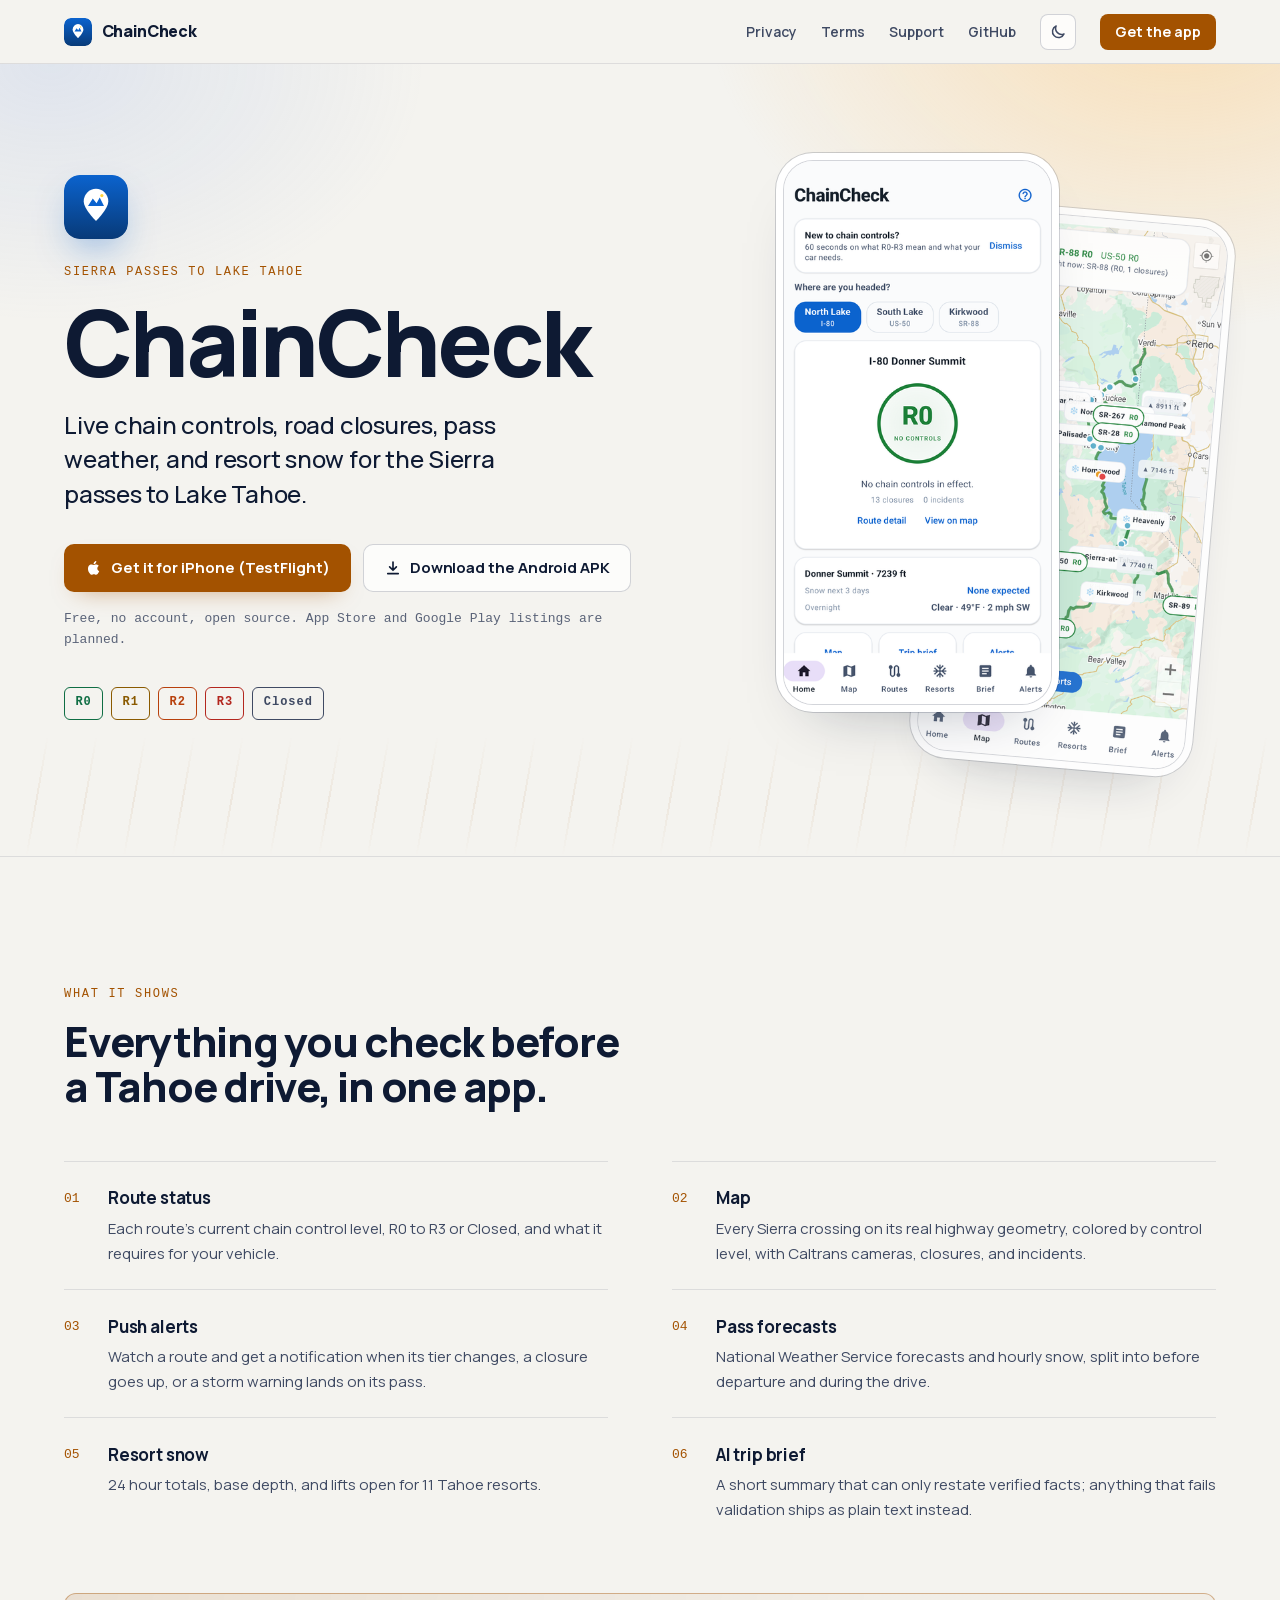
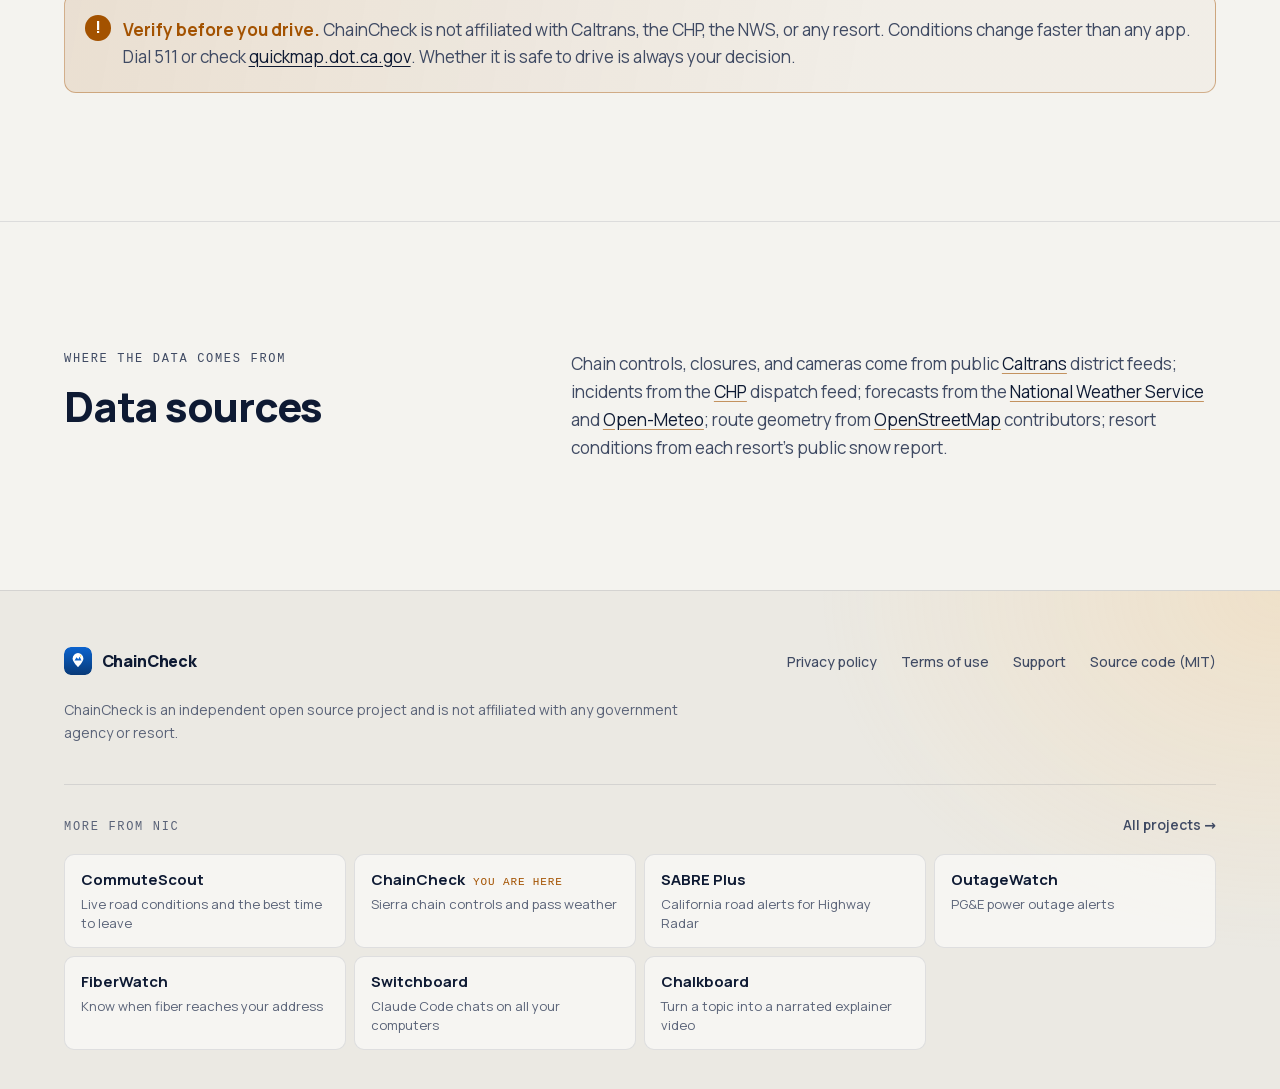
<file: site/index.html>
<!doctype html>
<html lang="en">
<head>
<meta charset="utf-8">
<meta name="viewport" content="width=device-width, initial-scale=1">
<title>ChainCheck · Live chain controls and pass weather for Tahoe</title>
<meta name="description" content="Live Caltrans chain controls, road closures, pass weather, and resort snow for the Sierra passes to Lake Tahoe. Free, no account, open source.">
<link rel="canonical" href="https://nicglazkov.github.io/chaincheck/">
<meta property="og:type" content="website">
<meta property="og:site_name" content="ChainCheck">
<meta property="og:url" content="https://nicglazkov.github.io/chaincheck/">
<meta property="og:title" content="ChainCheck · Live chain controls and pass weather for Tahoe">
<meta property="og:description" content="Live Caltrans chain controls, road closures, pass weather, and resort snow for the Sierra passes to Lake Tahoe. Free, no account, open source.">
<meta property="og:image" content="https://nicglazkov.github.io/chaincheck/social-preview.png">
<meta property="og:image:width" content="1280">
<meta property="og:image:height" content="640">
<meta property="og:image:alt" content="ChainCheck: live chain controls, closures, pass weather and resort snow for the Sierra passes to Lake Tahoe.">
<meta name="twitter:card" content="summary_large_image">
<meta name="twitter:title" content="ChainCheck · Live chain controls and pass weather for Tahoe">
<meta name="twitter:description" content="Live Caltrans chain controls, road closures, pass weather, and resort snow for the Sierra passes to Lake Tahoe. Free, no account, open source.">
<meta name="twitter:image" content="https://nicglazkov.github.io/chaincheck/social-preview.png">
<link rel="icon" href="logo.svg" type="image/svg+xml">
<meta name="theme-color" content="#f4f3ef">
<script>
/* Theme: Day Drive (light) for everyone; Night Drive only when the visitor
   picks it with the sun/moon button. Runs before first paint, so no flash. */
(function () {
  var d = document.documentElement, key = "nd-theme";
  function set(t, save) {
    if (t === "dark") d.setAttribute("data-theme", "dark"); else d.removeAttribute("data-theme");
    var m = document.querySelector('meta[name="theme-color"]');
    if (!m) { m = document.createElement("meta"); m.name = "theme-color"; document.head.appendChild(m); }
    m.setAttribute("content", t === "dark" ? "#0a0d16" : "#f4f3ef");
    if (save) { try { localStorage.setItem(key, t); } catch (e) {} }
  }
  var saved = null;
  try { saved = localStorage.getItem(key); } catch (e) {}
  set(saved === "dark" ? "dark" : "light");
  document.addEventListener("click", function (e) {
    var b = e.target && e.target.closest && e.target.closest(".nd-theme");
    if (b) set(d.getAttribute("data-theme") === "dark" ? "light" : "dark", true);
  });
})();
</script>
<link rel="preload" href="fonts/manrope-latin.woff2" as="font" type="font/woff2" crossorigin>
<link rel="stylesheet" href="style.css">
</head>
<body>
<header class="nd-nav">
  <div class="nd-wrap nd-nav__in">
    <a class="nd-brand" href="./"><img src="logo.svg" alt="" width="28" height="28">ChainCheck</a>
    <nav class="nd-links" aria-label="Primary">
      <a class="nd-hide" href="privacy.html">Privacy</a>
      <a class="nd-hide" href="terms.html">Terms</a>
      <a class="nd-hide" href="support.html">Support</a>
      <a class="nd-hide" href="https://github.com/nicglazkov/chaincheck">GitHub</a>
      <button class="nd-theme" type="button" aria-label="Switch between light and dark theme" title="Light or dark theme"><svg class="nd-theme__moon" viewBox="0 0 24 24" aria-hidden="true"><path d="M20 14.5A8 8 0 0 1 9.5 4a8 8 0 1 0 10.5 10.5z"/></svg><svg class="nd-theme__sun" viewBox="0 0 24 24" aria-hidden="true"><circle cx="12" cy="12" r="4"/><path d="M12 2.5v2M12 19.5v2M4.6 4.6 6 6M18 18l1.4 1.4M2.5 12h2M19.5 12h2M4.6 19.4 6 18M18 6l1.4-1.4"/></svg></button>
      <a class="nd-btn nd-btn--sm" href="./#get">Get the app</a>
    </nav>
  </div>
</header>
<main>
  <section class="hero nd-hero" id="get">
    <div class="nd-streak" aria-hidden="true"></div>
    <div class="nd-wrap hero__grid">
      <div>
        <img class="hero__mark" src="logo.svg" alt="ChainCheck logo: a map pin holding a Sierra ridgeline" width="64" height="64">
        <p class="nd-eyebrow">Sierra passes to Lake Tahoe</p>
        <h1>ChainCheck</h1>
        <p class="tagline">Live chain controls, road closures, pass weather, and
        resort snow for the Sierra passes to Lake Tahoe.</p>
        <div class="nd-actions">
          <a class="nd-btn" href="https://testflight.apple.com/join/fAuhRHU8"><svg viewBox="0 0 24 24" fill="currentColor" aria-hidden="true"><path d="M16.4 12.6c0-2.4 2-3.5 2-3.6-1.1-1.6-2.8-1.8-3.4-1.8-1.4-.2-2.8.8-3.5.8-.7 0-1.8-.8-3-.8-1.5 0-3 .9-3.8 2.3-1.6 2.8-.4 7 1.2 9.3.8 1.1 1.7 2.4 2.9 2.3 1.2 0 1.6-.7 3-.7s1.8.7 3 .7c1.3 0 2.1-1.1 2.8-2.3.9-1.3 1.3-2.6 1.3-2.6s-2.5-1-2.5-3.6zM14.1 5.6c.6-.8 1.1-1.8 1-2.9-.9 0-2.1.6-2.7 1.4-.6.7-1.1 1.8-1 2.8 1 .1 2.1-.5 2.7-1.3z"/></svg>Get it for iPhone (TestFlight)</a>
          <a class="nd-btn nd-btn--ghost" href="https://github.com/nicglazkov/chaincheck/releases/latest/download/chaincheck.apk"><svg viewBox="0 0 24 24" fill="none" stroke="currentColor" stroke-width="2.2" stroke-linecap="round" stroke-linejoin="round" aria-hidden="true"><path d="M12 4v11m0 0-4.5-4.5M12 15l4.5-4.5M5 19.5h14"/></svg>Download the Android APK</a>
        </div>
        <p class="store-note">Free, no account, open source. App Store and Google
        Play listings are planned.</p>
        <ul class="levels" aria-label="Chain control levels the app shows">
          <li class="r0">R0</li><li class="r1">R1</li><li class="r2">R2</li><li class="r3">R3</li><li class="rc">Closed</li>
        </ul>
      </div>
      <div class="phones">
        <div class="phone phone--front"><img class="nd-day" src="img/home-light.png" width="400" height="814" alt="The ChainCheck home screen: I-80 Donner Summit at R0, no chain controls, with the summit forecast below."><img class="nd-night" src="img/home-dark.png" loading="lazy" width="400" height="814" alt="The ChainCheck home screen: I-80 Donner Summit at R0, no chain controls, with the summit forecast below."></div>
        <div class="phone phone--back"><img src="img/map.png" width="400" height="814" loading="lazy" alt="The ChainCheck map: I-80, US-50 and SR-88 colored by control level, with resorts and summit elevations."></div>
      </div>
    </div>
  </section>

  <section class="nd-section">
    <div class="nd-wrap">
      <div class="nd-section__head">
        <p class="nd-eyebrow">What it shows</p>
        <h2>Everything you check before a Tahoe drive, in one app.</h2>
      </div>
      <ul class="features">
        <li><b>Route status</b>Each route's current chain control level, R0 to R3
        or Closed, and what it requires for your vehicle.</li>
        <li><b>Map</b>Every Sierra crossing on its real highway geometry, colored
        by control level, with Caltrans cameras, closures, and incidents.</li>
        <li><b>Push alerts</b>Watch a route and get a notification when its tier
        changes, a closure goes up, or a storm warning lands on its pass.</li>
        <li><b>Pass forecasts</b>National Weather Service forecasts and hourly
        snow, split into before departure and during the drive.</li>
        <li><b>Resort snow</b>24 hour totals, base depth, and lifts open for 11
        Tahoe resorts.</li>
        <li><b>AI trip brief</b>A short summary that can only restate verified
        facts; anything that fails validation ships as plain text instead.</li>
  
      </ul>
      <div class="callout">
    <strong>Verify before you drive.</strong> ChainCheck is not affiliated
    with Caltrans, the CHP, the NWS, or any resort. Conditions change faster
    than any app. Dial 511 or check
    <a href="https://quickmap.dot.ca.gov">quickmap.dot.ca.gov</a>. Whether it
    is safe to drive is always your decision.
  </div>
    </div>
  </section>

  <section class="nd-section">
    <div class="nd-wrap split">
      <div>
        <p class="nd-eyebrow">Where the data comes from</p>
        <h2>Data sources</h2>
      </div>
      <p>Chain controls, closures, and cameras come from public
  <a href="https://dot.ca.gov">Caltrans</a> district feeds; incidents from the
  <a href="https://www.chp.ca.gov">CHP</a> dispatch feed; forecasts from the
  <a href="https://www.weather.gov">National Weather Service</a> and
  <a href="https://open-meteo.com">Open-Meteo</a>; route geometry from
  <a href="https://www.openstreetmap.org/copyright">OpenStreetMap</a>
  contributors; resort conditions from each resort's public snow report.</p>
    </div>
  </section>
</main>
<footer class="nd-foot">
  <div class="nd-wrap">
    <div class="nd-foot__top">
      <a class="nd-brand" href="./"><img src="logo.svg" alt="" width="28" height="28">ChainCheck</a>
      <nav class="nd-foot__links" aria-label="Project">
        <a href="privacy.html">Privacy policy</a>
        <a href="terms.html">Terms of use</a>
        <a href="support.html">Support</a>
        <a href="https://github.com/nicglazkov/chaincheck">Source code (MIT)</a>
      </nav>
    </div>
    <p class="nd-foot__note">ChainCheck is an independent open source project and is not affiliated
    with any government agency or resort.</p>
    <div class="nd-more">
      <div class="nd-more__head">
        <p class="nd-eyebrow">More from Nic</p>
        <a class="nd-more__all" href="https://nicglazkov.github.io/">All projects &rarr;</a>
      </div>
      <ul>
        <li><a class="nd-more__item" href="https://commutescout.com"><b>CommuteScout</b><span>Live road conditions and the best time to leave</span></a></li>
        <li><a class="nd-more__item" href="./" aria-current="page"><b>ChainCheck</b><span>Sierra chain controls and pass weather</span></a></li>
        <li><a class="nd-more__item" href="https://nicglazkov.github.io/highway-radar-sabre-plus/"><b>SABRE Plus</b><span>California road alerts for Highway Radar</span></a></li>
        <li><a class="nd-more__item" href="https://nicglazkov.github.io/outagewatch/"><b>OutageWatch</b><span>PG&amp;E power outage alerts</span></a></li>
        <li><a class="nd-more__item" href="https://getfiberwatch.com"><b>FiberWatch</b><span>Know when fiber reaches your address</span></a></li>
        <li><a class="nd-more__item" href="https://nicglazkov.github.io/switchboard/"><b>Switchboard</b><span>Claude Code chats on all your computers</span></a></li>
        <li><a class="nd-more__item" href="https://chalkboard.studio"><b>Chalkboard</b><span>Turn a topic into a narrated explainer video</span></a></li>
      </ul>
    </div>
  </div>
</footer>
</body>
</html>
</file>
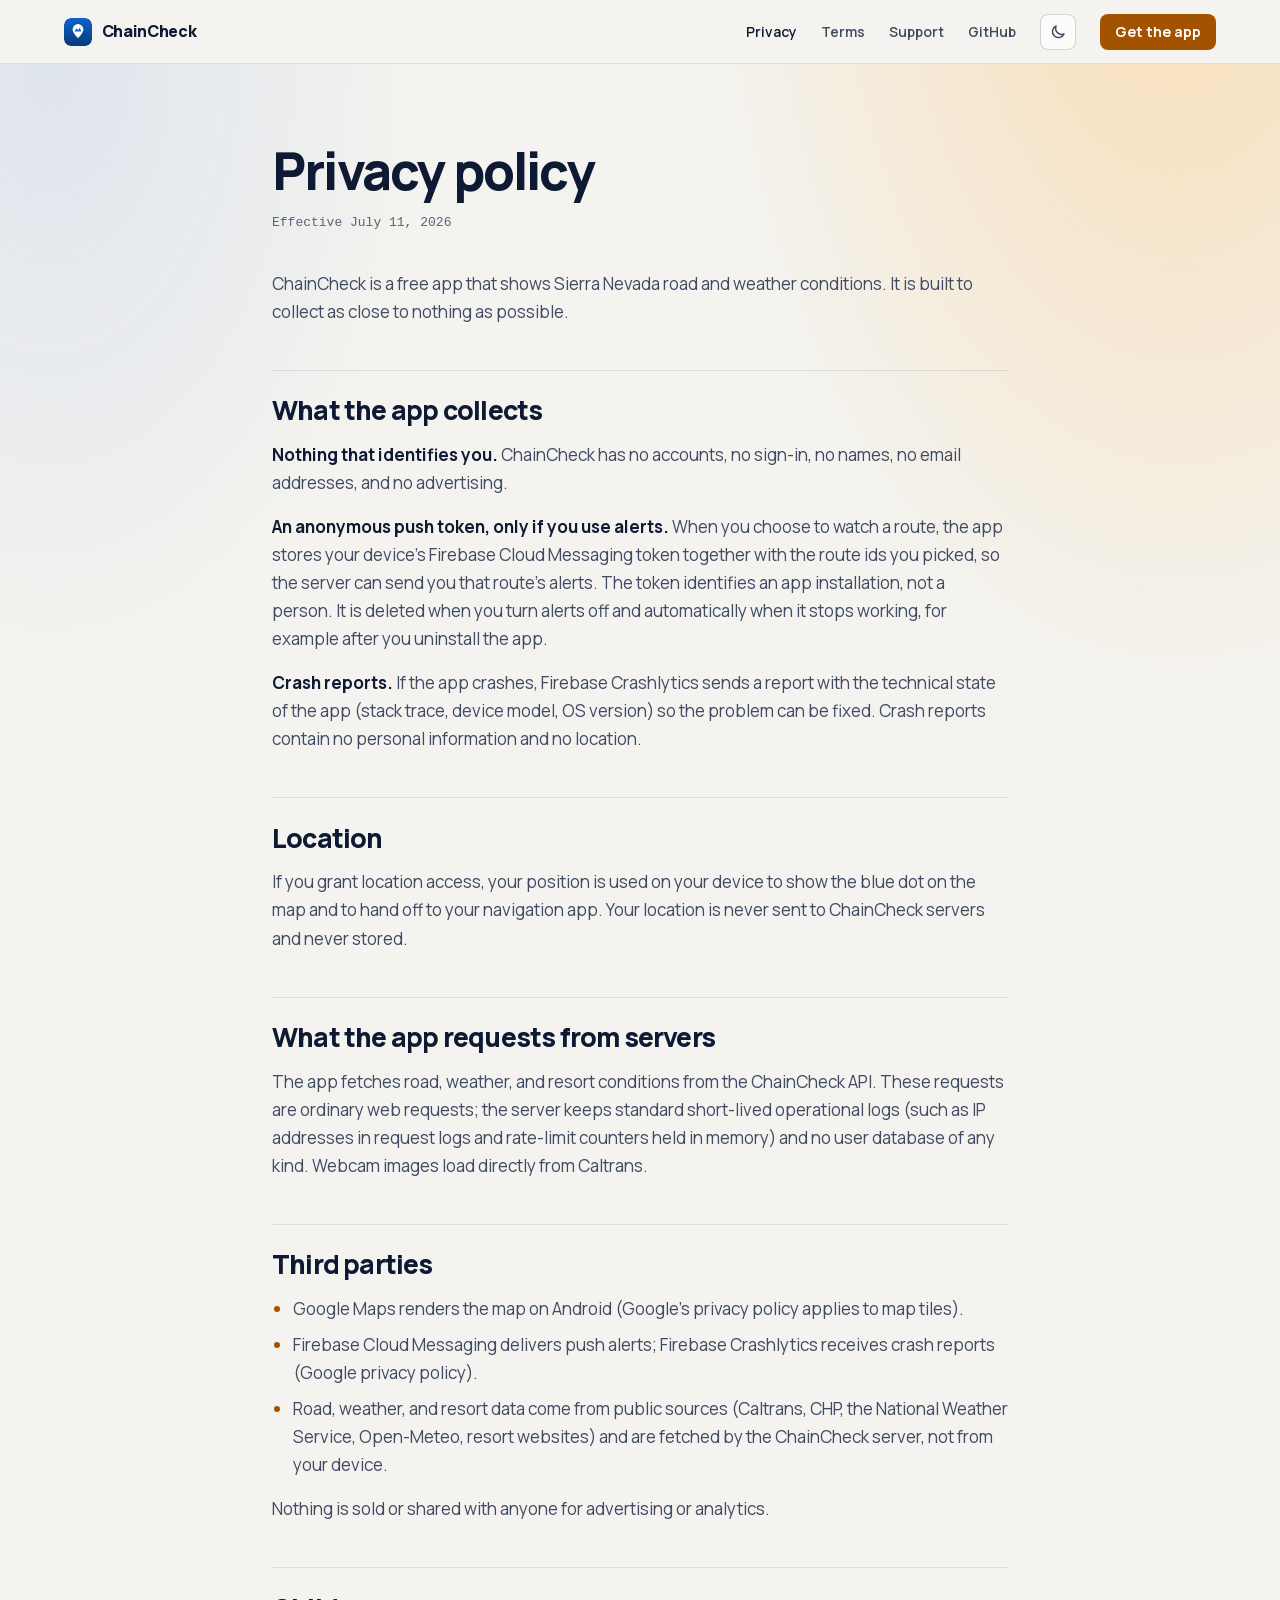
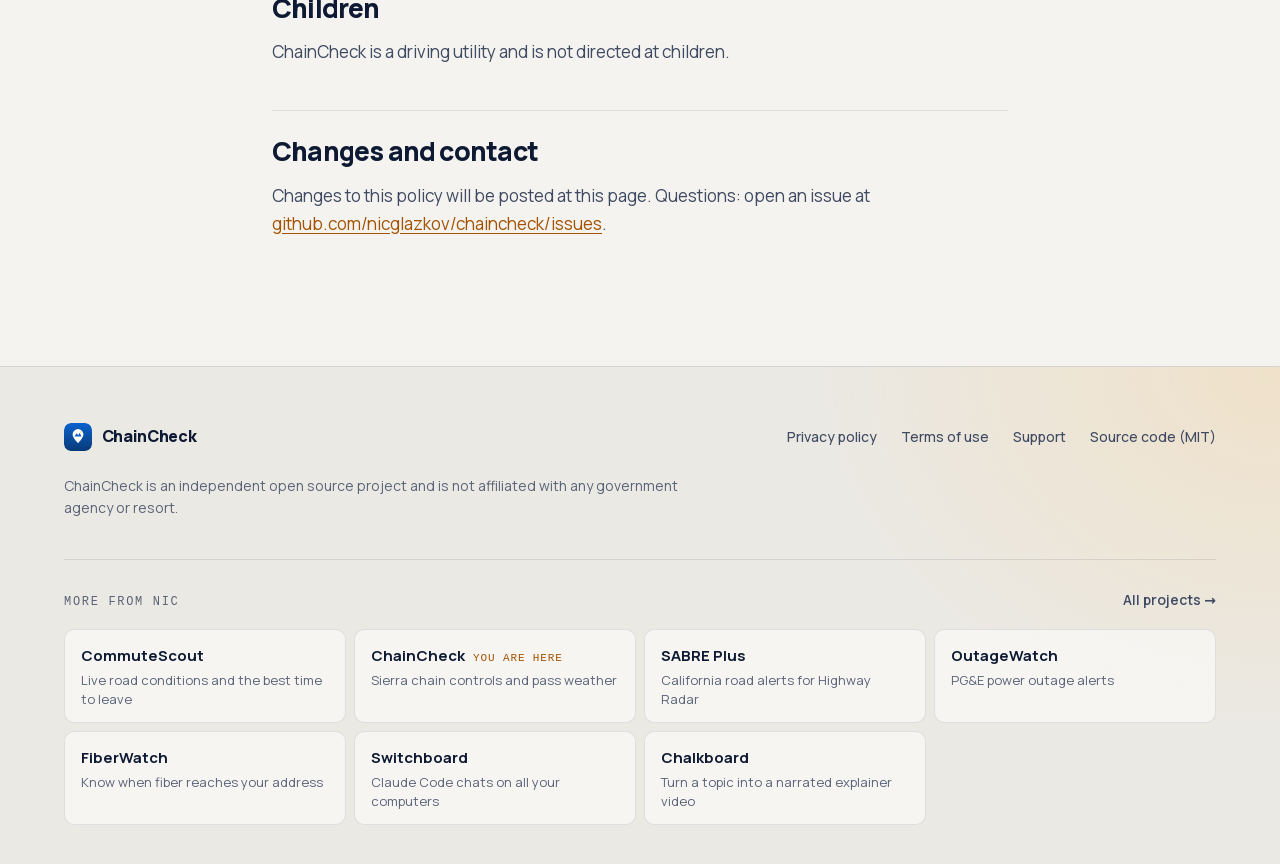
<file: site/privacy.html>
<!doctype html>
<html lang="en">
<head>
<meta charset="utf-8">
<meta name="viewport" content="width=device-width, initial-scale=1">
<title>Privacy policy · ChainCheck</title>
<meta name="description" content="ChainCheck privacy policy: no accounts, no tracking, location never leaves your phone.">
<link rel="canonical" href="https://nicglazkov.github.io/chaincheck/privacy.html">
<meta property="og:type" content="article">
<meta property="og:site_name" content="ChainCheck">
<meta property="og:url" content="https://nicglazkov.github.io/chaincheck/privacy.html">
<meta property="og:title" content="Privacy policy · ChainCheck">
<meta property="og:description" content="ChainCheck privacy policy: no accounts, no tracking, location never leaves your phone.">
<meta property="og:image" content="https://nicglazkov.github.io/chaincheck/social-preview.png">
<meta property="og:image:width" content="1280">
<meta property="og:image:height" content="640">
<meta property="og:image:alt" content="ChainCheck: live chain controls, closures, pass weather and resort snow for the Sierra passes to Lake Tahoe.">
<meta name="twitter:card" content="summary_large_image">
<meta name="twitter:title" content="Privacy policy · ChainCheck">
<meta name="twitter:description" content="ChainCheck privacy policy: no accounts, no tracking, location never leaves your phone.">
<meta name="twitter:image" content="https://nicglazkov.github.io/chaincheck/social-preview.png">
<link rel="icon" href="logo.svg" type="image/svg+xml">
<meta name="theme-color" content="#f4f3ef">
<script>
/* Theme: Day Drive (light) for everyone; Night Drive only when the visitor
   picks it with the sun/moon button. Runs before first paint, so no flash. */
(function () {
  var d = document.documentElement, key = "nd-theme";
  function set(t, save) {
    if (t === "dark") d.setAttribute("data-theme", "dark"); else d.removeAttribute("data-theme");
    var m = document.querySelector('meta[name="theme-color"]');
    if (!m) { m = document.createElement("meta"); m.name = "theme-color"; document.head.appendChild(m); }
    m.setAttribute("content", t === "dark" ? "#0a0d16" : "#f4f3ef");
    if (save) { try { localStorage.setItem(key, t); } catch (e) {} }
  }
  var saved = null;
  try { saved = localStorage.getItem(key); } catch (e) {}
  set(saved === "dark" ? "dark" : "light");
  document.addEventListener("click", function (e) {
    var b = e.target && e.target.closest && e.target.closest(".nd-theme");
    if (b) set(d.getAttribute("data-theme") === "dark" ? "light" : "dark", true);
  });
})();
</script>
<link rel="preload" href="fonts/manrope-latin.woff2" as="font" type="font/woff2" crossorigin>
<link rel="stylesheet" href="style.css">
</head>
<body>
<header class="nd-nav">
  <div class="nd-wrap nd-nav__in">
    <a class="nd-brand" href="./"><img src="logo.svg" alt="" width="28" height="28">ChainCheck</a>
    <nav class="nd-links" aria-label="Primary">
      <a class="nd-hide" href="privacy.html" aria-current="page">Privacy</a>
      <a class="nd-hide" href="terms.html">Terms</a>
      <a class="nd-hide" href="support.html">Support</a>
      <a class="nd-hide" href="https://github.com/nicglazkov/chaincheck">GitHub</a>
      <button class="nd-theme" type="button" aria-label="Switch between light and dark theme" title="Light or dark theme"><svg class="nd-theme__moon" viewBox="0 0 24 24" aria-hidden="true"><path d="M20 14.5A8 8 0 0 1 9.5 4a8 8 0 1 0 10.5 10.5z"/></svg><svg class="nd-theme__sun" viewBox="0 0 24 24" aria-hidden="true"><circle cx="12" cy="12" r="4"/><path d="M12 2.5v2M12 19.5v2M4.6 4.6 6 6M18 18l1.4 1.4M2.5 12h2M19.5 12h2M4.6 19.4 6 18M18 6l1.4-1.4"/></svg></button>
      <a class="nd-btn nd-btn--sm" href="./#get">Get the app</a>
    </nav>
  </div>
</header>
<main class="doc nd-hero">
  <div class="nd-wrap">
    <h1>Privacy policy</h1>
    <p class="effective">Effective July 11, 2026</p>

    <p>ChainCheck is a free app that shows Sierra Nevada road and weather
    conditions. It is built to collect as close to nothing as possible.</p>

    <h2>What the app collects</h2>
    <p><strong>Nothing that identifies you.</strong> ChainCheck has no accounts,
    no sign-in, no names, no email addresses, and no advertising.</p>
    <p><strong>An anonymous push token, only if you use alerts.</strong> When
    you choose to watch a route, the app stores your device's Firebase Cloud
    Messaging token together with the route ids you picked, so the server can
    send you that route's alerts. The token identifies an app installation, not
    a person. It is deleted when you turn alerts off and automatically when it
    stops working, for example after you uninstall the app.</p>
    <p><strong>Crash reports.</strong> If the app crashes, Firebase Crashlytics
    sends a report with the technical state of the app (stack trace, device
    model, OS version) so the problem can be fixed. Crash reports contain no
    personal information and no location.</p>

    <h2>Location</h2>
    <p>If you grant location access, your position is used on your device to
    show the blue dot on the map and to hand off to your navigation app. Your
    location is never sent to ChainCheck servers and never stored.</p>

    <h2>What the app requests from servers</h2>
    <p>The app fetches road, weather, and resort conditions from the ChainCheck
    API. These requests are ordinary web requests; the server keeps standard
    short-lived operational logs (such as IP addresses in request logs and
    rate-limit counters held in memory) and no user database of any kind.
    Webcam images load directly from Caltrans.</p>

    <h2>Third parties</h2>
    <ul>
      <li>Google Maps renders the map on Android (Google's privacy policy
      applies to map tiles).</li>
      <li>Firebase Cloud Messaging delivers push alerts; Firebase Crashlytics
      receives crash reports (Google privacy policy).</li>
      <li>Road, weather, and resort data come from public sources (Caltrans,
      CHP, the National Weather Service, Open-Meteo, resort websites) and are
      fetched by the ChainCheck server, not from your device.</li>
    </ul>
    <p>Nothing is sold or shared with anyone for advertising or analytics.</p>

    <h2>Children</h2>
    <p>ChainCheck is a driving utility and is not directed at children.</p>

    <h2>Changes and contact</h2>
    <p>Changes to this policy will be posted at this page. Questions: open an
    issue at
    <a href="https://github.com/nicglazkov/chaincheck/issues">github.com/nicglazkov/chaincheck/issues</a>.</p>
  </div>
</main>
<footer class="nd-foot">
  <div class="nd-wrap">
    <div class="nd-foot__top">
      <a class="nd-brand" href="./"><img src="logo.svg" alt="" width="28" height="28">ChainCheck</a>
      <nav class="nd-foot__links" aria-label="Project">
        <a href="privacy.html">Privacy policy</a>
        <a href="terms.html">Terms of use</a>
        <a href="support.html">Support</a>
        <a href="https://github.com/nicglazkov/chaincheck">Source code (MIT)</a>
      </nav>
    </div>
    <p class="nd-foot__note">ChainCheck is an independent open source project and is not affiliated
    with any government agency or resort.</p>
    <div class="nd-more">
      <div class="nd-more__head">
        <p class="nd-eyebrow">More from Nic</p>
        <a class="nd-more__all" href="https://nicglazkov.github.io/">All projects &rarr;</a>
      </div>
      <ul>
        <li><a class="nd-more__item" href="https://commutescout.com"><b>CommuteScout</b><span>Live road conditions and the best time to leave</span></a></li>
        <li><a class="nd-more__item" href="./" aria-current="page"><b>ChainCheck</b><span>Sierra chain controls and pass weather</span></a></li>
        <li><a class="nd-more__item" href="https://nicglazkov.github.io/highway-radar-sabre-plus/"><b>SABRE Plus</b><span>California road alerts for Highway Radar</span></a></li>
        <li><a class="nd-more__item" href="https://nicglazkov.github.io/outagewatch/"><b>OutageWatch</b><span>PG&amp;E power outage alerts</span></a></li>
        <li><a class="nd-more__item" href="https://getfiberwatch.com"><b>FiberWatch</b><span>Know when fiber reaches your address</span></a></li>
        <li><a class="nd-more__item" href="https://nicglazkov.github.io/switchboard/"><b>Switchboard</b><span>Claude Code chats on all your computers</span></a></li>
        <li><a class="nd-more__item" href="https://chalkboard.studio"><b>Chalkboard</b><span>Turn a topic into a narrated explainer video</span></a></li>
      </ul>
    </div>
  </div>
</footer>
</body>
</html>
</file>
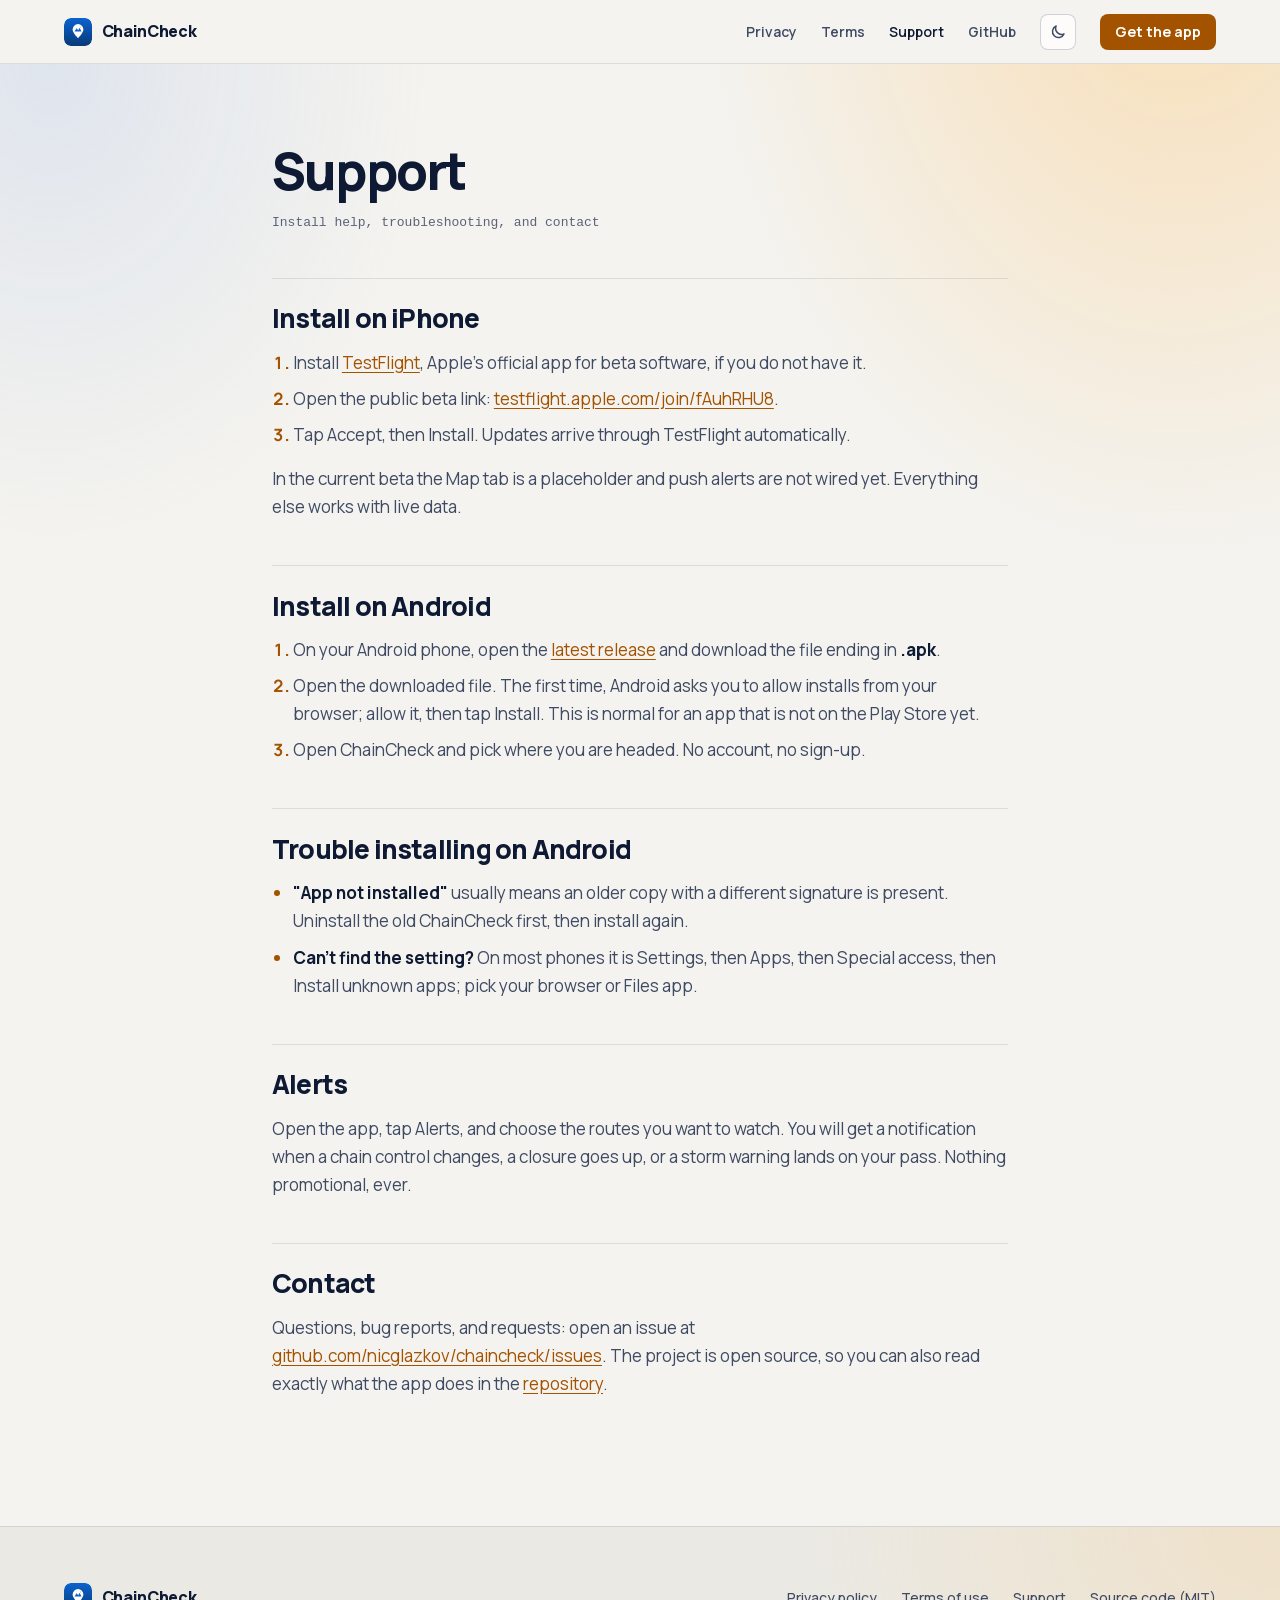
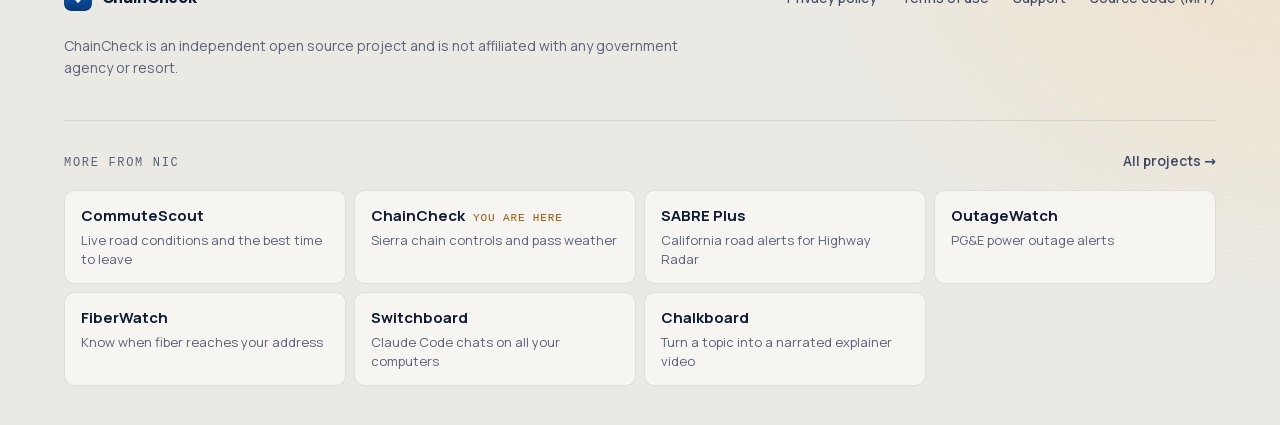
<file: site/support.html>
<!doctype html>
<html lang="en">
<head>
<meta charset="utf-8">
<meta name="viewport" content="width=device-width, initial-scale=1">
<title>Support · ChainCheck</title>
<meta name="description" content="Install help, troubleshooting, and contact for ChainCheck.">
<link rel="canonical" href="https://nicglazkov.github.io/chaincheck/support.html">
<meta property="og:type" content="article">
<meta property="og:site_name" content="ChainCheck">
<meta property="og:url" content="https://nicglazkov.github.io/chaincheck/support.html">
<meta property="og:title" content="Support · ChainCheck">
<meta property="og:description" content="Install help, troubleshooting, and contact for ChainCheck.">
<meta property="og:image" content="https://nicglazkov.github.io/chaincheck/social-preview.png">
<meta property="og:image:width" content="1280">
<meta property="og:image:height" content="640">
<meta property="og:image:alt" content="ChainCheck: live chain controls, closures, pass weather and resort snow for the Sierra passes to Lake Tahoe.">
<meta name="twitter:card" content="summary_large_image">
<meta name="twitter:title" content="Support · ChainCheck">
<meta name="twitter:description" content="Install help, troubleshooting, and contact for ChainCheck.">
<meta name="twitter:image" content="https://nicglazkov.github.io/chaincheck/social-preview.png">
<link rel="icon" href="logo.svg" type="image/svg+xml">
<meta name="theme-color" content="#f4f3ef">
<script>
/* Theme: Day Drive (light) for everyone; Night Drive only when the visitor
   picks it with the sun/moon button. Runs before first paint, so no flash. */
(function () {
  var d = document.documentElement, key = "nd-theme";
  function set(t, save) {
    if (t === "dark") d.setAttribute("data-theme", "dark"); else d.removeAttribute("data-theme");
    var m = document.querySelector('meta[name="theme-color"]');
    if (!m) { m = document.createElement("meta"); m.name = "theme-color"; document.head.appendChild(m); }
    m.setAttribute("content", t === "dark" ? "#0a0d16" : "#f4f3ef");
    if (save) { try { localStorage.setItem(key, t); } catch (e) {} }
  }
  var saved = null;
  try { saved = localStorage.getItem(key); } catch (e) {}
  set(saved === "dark" ? "dark" : "light");
  document.addEventListener("click", function (e) {
    var b = e.target && e.target.closest && e.target.closest(".nd-theme");
    if (b) set(d.getAttribute("data-theme") === "dark" ? "light" : "dark", true);
  });
})();
</script>
<link rel="preload" href="fonts/manrope-latin.woff2" as="font" type="font/woff2" crossorigin>
<link rel="stylesheet" href="style.css">
</head>
<body>
<header class="nd-nav">
  <div class="nd-wrap nd-nav__in">
    <a class="nd-brand" href="./"><img src="logo.svg" alt="" width="28" height="28">ChainCheck</a>
    <nav class="nd-links" aria-label="Primary">
      <a class="nd-hide" href="privacy.html">Privacy</a>
      <a class="nd-hide" href="terms.html">Terms</a>
      <a class="nd-hide" href="support.html" aria-current="page">Support</a>
      <a class="nd-hide" href="https://github.com/nicglazkov/chaincheck">GitHub</a>
      <button class="nd-theme" type="button" aria-label="Switch between light and dark theme" title="Light or dark theme"><svg class="nd-theme__moon" viewBox="0 0 24 24" aria-hidden="true"><path d="M20 14.5A8 8 0 0 1 9.5 4a8 8 0 1 0 10.5 10.5z"/></svg><svg class="nd-theme__sun" viewBox="0 0 24 24" aria-hidden="true"><circle cx="12" cy="12" r="4"/><path d="M12 2.5v2M12 19.5v2M4.6 4.6 6 6M18 18l1.4 1.4M2.5 12h2M19.5 12h2M4.6 19.4 6 18M18 6l1.4-1.4"/></svg></button>
      <a class="nd-btn nd-btn--sm" href="./#get">Get the app</a>
    </nav>
  </div>
</header>
<main class="doc nd-hero">
  <div class="nd-wrap">
    <h1>Support</h1>
    <p class="effective">Install help, troubleshooting, and contact</p>

    <h2>Install on iPhone</h2>
    <ol>
      <li>Install
      <a href="https://apps.apple.com/app/testflight/id899247664">TestFlight</a>,
      Apple's official app for beta software, if you do not have it.</li>
      <li>Open the public beta link:
      <a href="https://testflight.apple.com/join/fAuhRHU8">testflight.apple.com/join/fAuhRHU8</a>.</li>
      <li>Tap Accept, then Install. Updates arrive through TestFlight
      automatically.</li>
    </ol>
    <p>In the current beta the Map tab is a placeholder and push alerts are not
    wired yet. Everything else works with live data.</p>

    <h2>Install on Android</h2>
    <ol>
      <li>On your Android phone, open the
      <a href="https://github.com/nicglazkov/chaincheck/releases/latest">latest
      release</a> and download the file ending in <strong>.apk</strong>.</li>
      <li>Open the downloaded file. The first time, Android asks you to allow
      installs from your browser; allow it, then tap Install. This is normal
      for an app that is not on the Play Store yet.</li>
      <li>Open ChainCheck and pick where you are headed. No account, no
      sign-up.</li>
    </ol>

    <h2>Trouble installing on Android</h2>
    <ul>
      <li><strong>"App not installed"</strong> usually means an older copy with
      a different signature is present. Uninstall the old ChainCheck first,
      then install again.</li>
      <li><strong>Can't find the setting?</strong> On most phones it is
      Settings, then Apps, then Special access, then Install unknown apps;
      pick your browser or Files app.</li>
    </ul>

    <h2>Alerts</h2>
    <p>Open the app, tap Alerts, and choose the routes you want to watch. You
    will get a notification when a chain control changes, a closure goes up, or
    a storm warning lands on your pass. Nothing promotional, ever.</p>

    <h2>Contact</h2>
    <p>Questions, bug reports, and requests: open an issue at
    <a href="https://github.com/nicglazkov/chaincheck/issues">github.com/nicglazkov/chaincheck/issues</a>.
    The project is open source, so you can also read exactly what the app does
    in the <a href="https://github.com/nicglazkov/chaincheck">repository</a>.</p>
  </div>
</main>
<footer class="nd-foot">
  <div class="nd-wrap">
    <div class="nd-foot__top">
      <a class="nd-brand" href="./"><img src="logo.svg" alt="" width="28" height="28">ChainCheck</a>
      <nav class="nd-foot__links" aria-label="Project">
        <a href="privacy.html">Privacy policy</a>
        <a href="terms.html">Terms of use</a>
        <a href="support.html">Support</a>
        <a href="https://github.com/nicglazkov/chaincheck">Source code (MIT)</a>
      </nav>
    </div>
    <p class="nd-foot__note">ChainCheck is an independent open source project and is not affiliated
    with any government agency or resort.</p>
    <div class="nd-more">
      <div class="nd-more__head">
        <p class="nd-eyebrow">More from Nic</p>
        <a class="nd-more__all" href="https://nicglazkov.github.io/">All projects &rarr;</a>
      </div>
      <ul>
        <li><a class="nd-more__item" href="https://commutescout.com"><b>CommuteScout</b><span>Live road conditions and the best time to leave</span></a></li>
        <li><a class="nd-more__item" href="./" aria-current="page"><b>ChainCheck</b><span>Sierra chain controls and pass weather</span></a></li>
        <li><a class="nd-more__item" href="https://nicglazkov.github.io/highway-radar-sabre-plus/"><b>SABRE Plus</b><span>California road alerts for Highway Radar</span></a></li>
        <li><a class="nd-more__item" href="https://nicglazkov.github.io/outagewatch/"><b>OutageWatch</b><span>PG&amp;E power outage alerts</span></a></li>
        <li><a class="nd-more__item" href="https://getfiberwatch.com"><b>FiberWatch</b><span>Know when fiber reaches your address</span></a></li>
        <li><a class="nd-more__item" href="https://nicglazkov.github.io/switchboard/"><b>Switchboard</b><span>Claude Code chats on all your computers</span></a></li>
        <li><a class="nd-more__item" href="https://chalkboard.studio"><b>Chalkboard</b><span>Turn a topic into a narrated explainer video</span></a></li>
      </ul>
    </div>
  </div>
</footer>
</body>
</html>
</file>
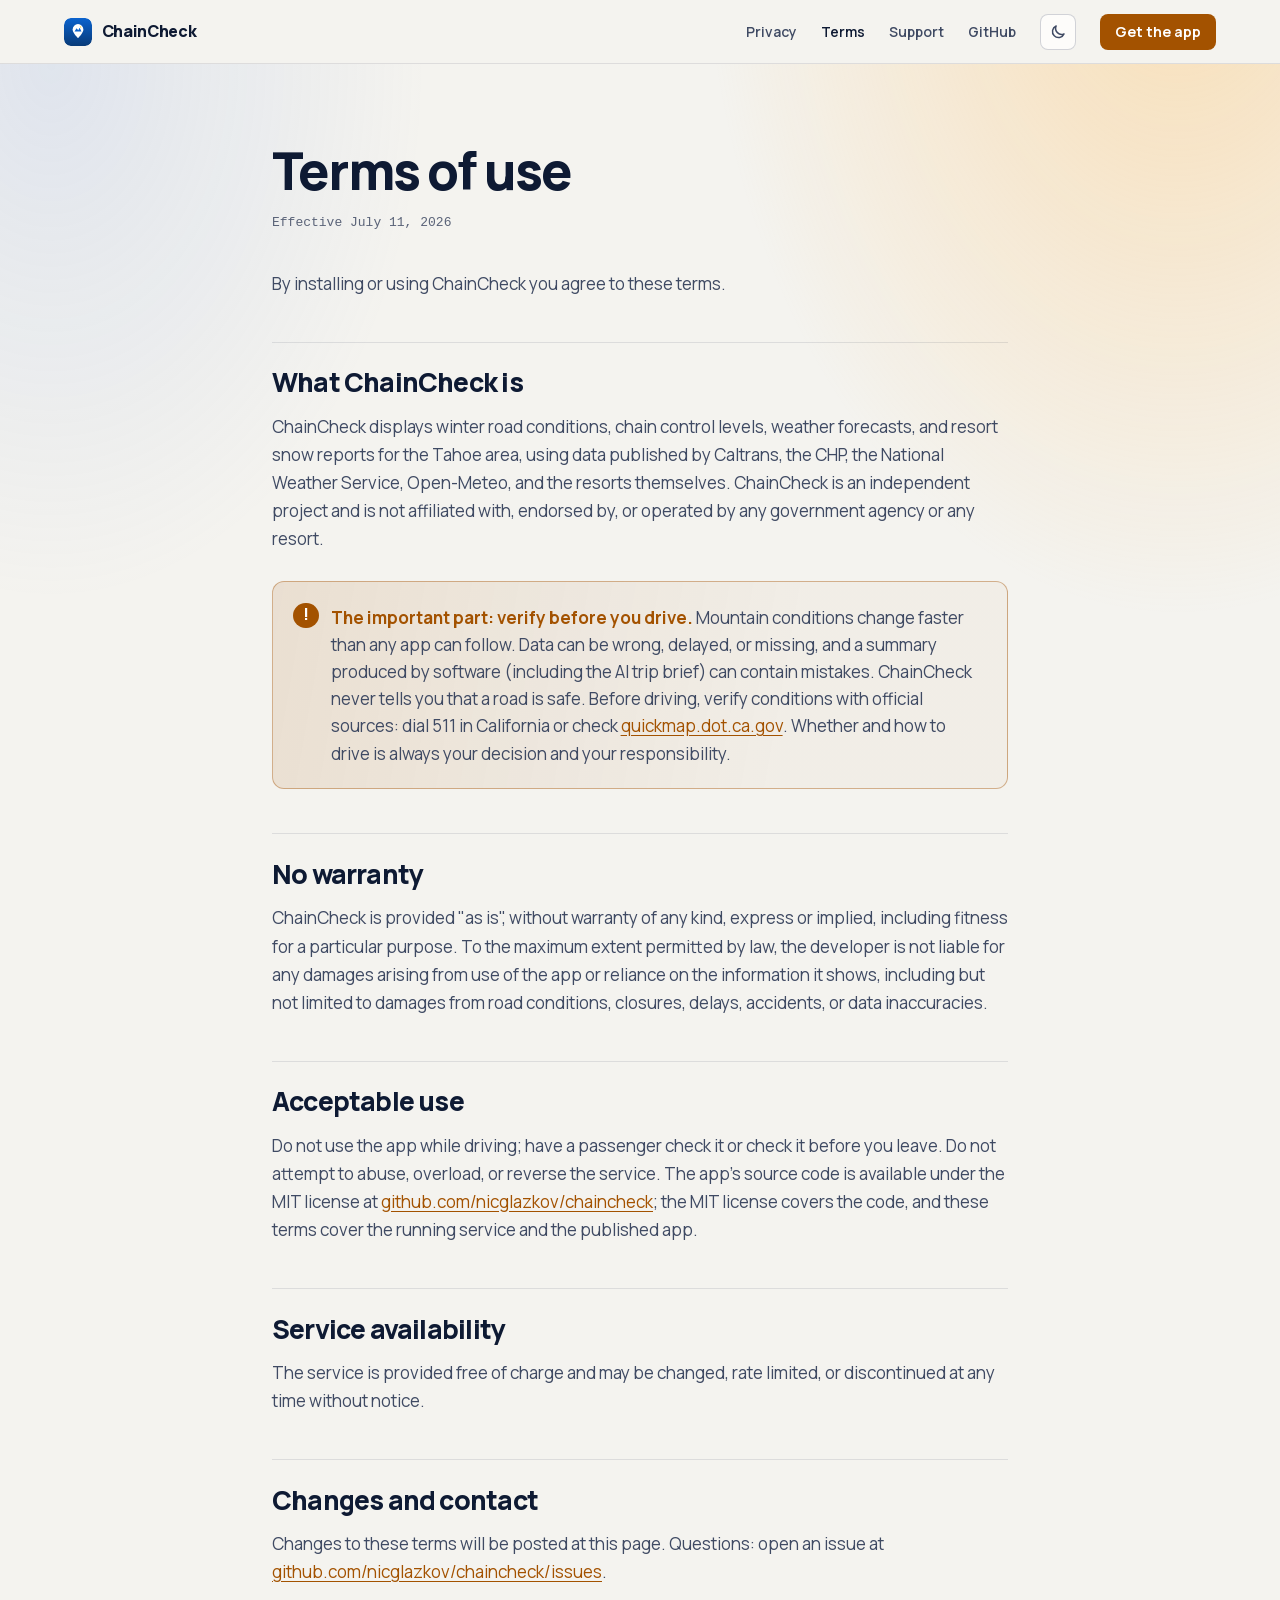
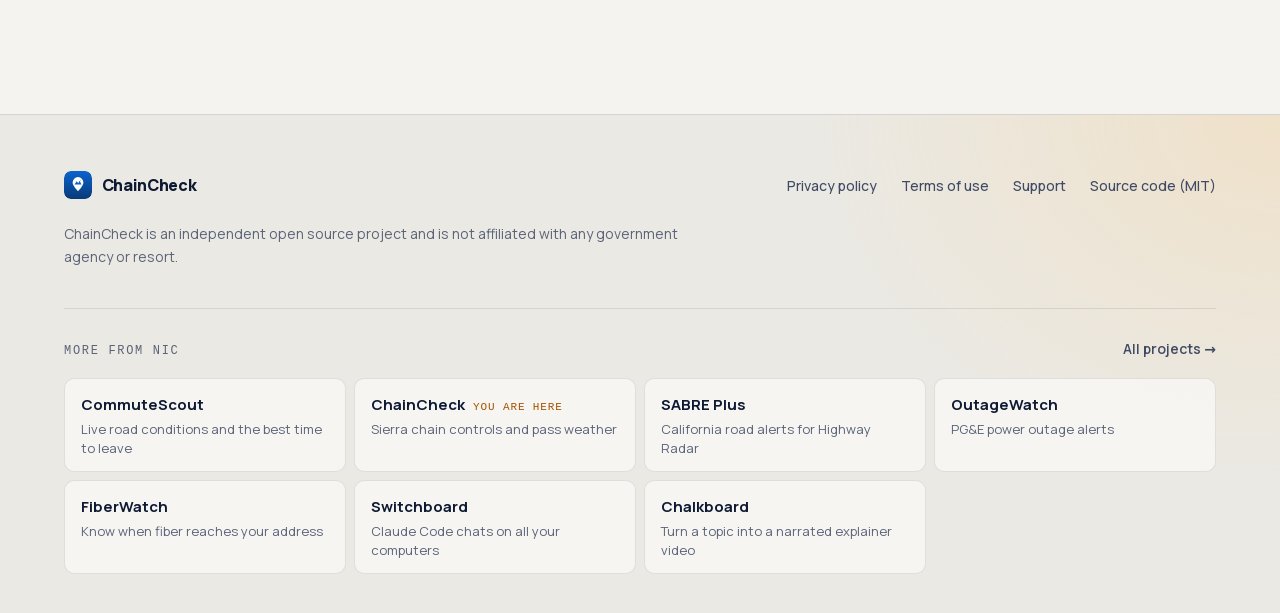
<file: site/terms.html>
<!doctype html>
<html lang="en">
<head>
<meta charset="utf-8">
<meta name="viewport" content="width=device-width, initial-scale=1">
<title>Terms of use · ChainCheck</title>
<meta name="description" content="ChainCheck terms of use.">
<link rel="canonical" href="https://nicglazkov.github.io/chaincheck/terms.html">
<meta property="og:type" content="article">
<meta property="og:site_name" content="ChainCheck">
<meta property="og:url" content="https://nicglazkov.github.io/chaincheck/terms.html">
<meta property="og:title" content="Terms of use · ChainCheck">
<meta property="og:description" content="ChainCheck terms of use.">
<meta property="og:image" content="https://nicglazkov.github.io/chaincheck/social-preview.png">
<meta property="og:image:width" content="1280">
<meta property="og:image:height" content="640">
<meta property="og:image:alt" content="ChainCheck: live chain controls, closures, pass weather and resort snow for the Sierra passes to Lake Tahoe.">
<meta name="twitter:card" content="summary_large_image">
<meta name="twitter:title" content="Terms of use · ChainCheck">
<meta name="twitter:description" content="ChainCheck terms of use.">
<meta name="twitter:image" content="https://nicglazkov.github.io/chaincheck/social-preview.png">
<link rel="icon" href="logo.svg" type="image/svg+xml">
<meta name="theme-color" content="#f4f3ef">
<script>
/* Theme: Day Drive (light) for everyone; Night Drive only when the visitor
   picks it with the sun/moon button. Runs before first paint, so no flash. */
(function () {
  var d = document.documentElement, key = "nd-theme";
  function set(t, save) {
    if (t === "dark") d.setAttribute("data-theme", "dark"); else d.removeAttribute("data-theme");
    var m = document.querySelector('meta[name="theme-color"]');
    if (!m) { m = document.createElement("meta"); m.name = "theme-color"; document.head.appendChild(m); }
    m.setAttribute("content", t === "dark" ? "#0a0d16" : "#f4f3ef");
    if (save) { try { localStorage.setItem(key, t); } catch (e) {} }
  }
  var saved = null;
  try { saved = localStorage.getItem(key); } catch (e) {}
  set(saved === "dark" ? "dark" : "light");
  document.addEventListener("click", function (e) {
    var b = e.target && e.target.closest && e.target.closest(".nd-theme");
    if (b) set(d.getAttribute("data-theme") === "dark" ? "light" : "dark", true);
  });
})();
</script>
<link rel="preload" href="fonts/manrope-latin.woff2" as="font" type="font/woff2" crossorigin>
<link rel="stylesheet" href="style.css">
</head>
<body>
<header class="nd-nav">
  <div class="nd-wrap nd-nav__in">
    <a class="nd-brand" href="./"><img src="logo.svg" alt="" width="28" height="28">ChainCheck</a>
    <nav class="nd-links" aria-label="Primary">
      <a class="nd-hide" href="privacy.html">Privacy</a>
      <a class="nd-hide" href="terms.html" aria-current="page">Terms</a>
      <a class="nd-hide" href="support.html">Support</a>
      <a class="nd-hide" href="https://github.com/nicglazkov/chaincheck">GitHub</a>
      <button class="nd-theme" type="button" aria-label="Switch between light and dark theme" title="Light or dark theme"><svg class="nd-theme__moon" viewBox="0 0 24 24" aria-hidden="true"><path d="M20 14.5A8 8 0 0 1 9.5 4a8 8 0 1 0 10.5 10.5z"/></svg><svg class="nd-theme__sun" viewBox="0 0 24 24" aria-hidden="true"><circle cx="12" cy="12" r="4"/><path d="M12 2.5v2M12 19.5v2M4.6 4.6 6 6M18 18l1.4 1.4M2.5 12h2M19.5 12h2M4.6 19.4 6 18M18 6l1.4-1.4"/></svg></button>
      <a class="nd-btn nd-btn--sm" href="./#get">Get the app</a>
    </nav>
  </div>
</header>
<main class="doc nd-hero">
  <div class="nd-wrap">
    <h1>Terms of use</h1>
    <p class="effective">Effective July 11, 2026</p>

    <p>By installing or using ChainCheck you agree to these terms.</p>

    <h2>What ChainCheck is</h2>
    <p>ChainCheck displays winter road conditions, chain control levels,
    weather forecasts, and resort snow reports for the Tahoe area, using data
    published by Caltrans, the CHP, the National Weather Service, Open-Meteo,
    and the resorts themselves. ChainCheck is an independent project and is not
    affiliated with, endorsed by, or operated by any government agency or any
    resort.</p>

    <div class="callout">
      <strong>The important part: verify before you drive.</strong> Mountain
      conditions change faster than any app can follow. Data can be wrong,
      delayed, or missing, and a summary produced by software (including the AI
      trip brief) can contain mistakes. ChainCheck never tells you that a road
      is safe. Before driving, verify conditions with official sources: dial
      511 in California or check
      <a href="https://quickmap.dot.ca.gov">quickmap.dot.ca.gov</a>. Whether
      and how to drive is always your decision and your responsibility.
    </div>

    <h2>No warranty</h2>
    <p>ChainCheck is provided "as is", without warranty of any kind, express or
    implied, including fitness for a particular purpose. To the maximum extent
    permitted by law, the developer is not liable for any damages arising from
    use of the app or reliance on the information it shows, including but not
    limited to damages from road conditions, closures, delays, accidents, or
    data inaccuracies.</p>

    <h2>Acceptable use</h2>
    <p>Do not use the app while driving; have a passenger check it or check it
    before you leave. Do not attempt to abuse, overload, or reverse the
    service. The app's source code is available under the MIT license at
    <a href="https://github.com/nicglazkov/chaincheck">github.com/nicglazkov/chaincheck</a>;
    the MIT license covers the code, and these terms cover the running service
    and the published app.</p>

    <h2>Service availability</h2>
    <p>The service is provided free of charge and may be changed, rate limited,
    or discontinued at any time without notice.</p>

    <h2>Changes and contact</h2>
    <p>Changes to these terms will be posted at this page. Questions: open an
    issue at
    <a href="https://github.com/nicglazkov/chaincheck/issues">github.com/nicglazkov/chaincheck/issues</a>.</p>
  </div>
</main>
<footer class="nd-foot">
  <div class="nd-wrap">
    <div class="nd-foot__top">
      <a class="nd-brand" href="./"><img src="logo.svg" alt="" width="28" height="28">ChainCheck</a>
      <nav class="nd-foot__links" aria-label="Project">
        <a href="privacy.html">Privacy policy</a>
        <a href="terms.html">Terms of use</a>
        <a href="support.html">Support</a>
        <a href="https://github.com/nicglazkov/chaincheck">Source code (MIT)</a>
      </nav>
    </div>
    <p class="nd-foot__note">ChainCheck is an independent open source project and is not affiliated
    with any government agency or resort.</p>
    <div class="nd-more">
      <div class="nd-more__head">
        <p class="nd-eyebrow">More from Nic</p>
        <a class="nd-more__all" href="https://nicglazkov.github.io/">All projects &rarr;</a>
      </div>
      <ul>
        <li><a class="nd-more__item" href="https://commutescout.com"><b>CommuteScout</b><span>Live road conditions and the best time to leave</span></a></li>
        <li><a class="nd-more__item" href="./" aria-current="page"><b>ChainCheck</b><span>Sierra chain controls and pass weather</span></a></li>
        <li><a class="nd-more__item" href="https://nicglazkov.github.io/highway-radar-sabre-plus/"><b>SABRE Plus</b><span>California road alerts for Highway Radar</span></a></li>
        <li><a class="nd-more__item" href="https://nicglazkov.github.io/outagewatch/"><b>OutageWatch</b><span>PG&amp;E power outage alerts</span></a></li>
        <li><a class="nd-more__item" href="https://getfiberwatch.com"><b>FiberWatch</b><span>Know when fiber reaches your address</span></a></li>
        <li><a class="nd-more__item" href="https://nicglazkov.github.io/switchboard/"><b>Switchboard</b><span>Claude Code chats on all your computers</span></a></li>
        <li><a class="nd-more__item" href="https://chalkboard.studio"><b>Chalkboard</b><span>Turn a topic into a narrated explainer video</span></a></li>
      </ul>
    </div>
  </div>
</footer>
</body>
</html>
</file>
<file: site/style.css>
/* ==========================================================================
   Night Drive skin + shared site skeleton (nav, type scale, footer with the
   "More from Nic" strip). Shared by SABRE Plus, ChainCheck and Brake Bedding.
   Keep the skeleton block identical across sites; put page styles after it.

   Two themes from one set of tokens:
   - Day Drive (light) is the default for every visitor.
   - Night Drive (dark) applies when <html data-theme="dark">. The inline
     script in <head> sets it from the saved choice before first paint, and
     the sun/moon button (.nd-theme) flips it and saves it.

   Manrope is self-hosted (latin subset, variable 400-800), SIL Open Font
   License 1.1, so the page makes no third-party font requests.
   ========================================================================== */
@font-face {
  font-family: "Manrope";
  font-style: normal;
  font-weight: 400 800;
  font-display: swap;
  src: url("fonts/manrope-latin.woff2") format("woff2");
  unicode-range: U+0000-00FF, U+0131, U+0152-0153, U+02BB-02BC, U+02C6, U+02DA,
    U+02DC, U+0304, U+0308, U+0329, U+2000-206F, U+20AC, U+2122, U+2191, U+2193,
    U+2212, U+2215, U+FEFF, U+FFFD;
}

:root {
  color-scheme: light;
  /* Day Drive: sunlit concrete, navy ink, burnt amber */
  --nd-bg: #f4f3ef;          /* sunlit concrete */
  --nd-bg-2: #fbfaf8;        /* raised panel */
  --nd-bg-3: #ebe9e3;        /* panel hover / inset */
  --nd-line: rgba(14, 26, 51, 0.1);
  --nd-line-2: rgba(14, 26, 51, 0.18);
  --nd-fg: #0e1a33;          /* deep navy ink */
  --nd-mut: #3f4a63;
  --nd-dim: #5a6378;
  --nd-amber: #a35200;       /* amber, darkened to pass AA as text and as a button */
  --nd-amber-rgb: 163 82 0;
  --nd-amber-ink: #ffffff;   /* text on an amber button */
  --nd-amber-soft: rgba(163, 82, 0, 0.08);
  --nd-ok: #0f6e44;
  --nd-blue: #3a5cff;        /* decorative only */

  /* Surfaces that change character between day and night */
  --nd-nav-bg: rgba(244, 243, 239, 0.82);
  --nd-ghost: rgba(255, 255, 255, 0.7);
  --nd-ghost-hover: #ffffff;
  --nd-ghost-line-hover: rgba(14, 26, 51, 0.3);
  --nd-tile: rgba(255, 255, 255, 0.55);
  --nd-btn-shadow: 0 10px 24px -14px rgba(163, 82, 0, 0.6);
  --nd-btn-shadow-hover: 0 14px 30px -12px rgba(163, 82, 0, 0.6);
  --nd-frame: #ffffff;       /* the bezel ring around app screenshots */
  --nd-drop: 0 30px 60px -32px rgba(14, 26, 51, 0.35);
  --nd-glow:                 /* low sun over the road, cool sky opposite */
    radial-gradient(60% 70% at 92% -10%, rgba(255, 196, 110, 0.45), transparent 62%),
    radial-gradient(45% 50% at 4% 0%, rgba(120, 156, 230, 0.16), transparent 65%);
  --nd-streak: rgba(163, 82, 0, 0.07);
  --nd-foot-bg:
    radial-gradient(60% 120% at 100% 0%, rgba(255, 196, 110, 0.22), transparent 60%), #ebe9e3;

  /* Skeleton: type scale */
  --nd-sans: "Manrope", ui-sans-serif, system-ui, -apple-system, "Segoe UI", Roboto, sans-serif;
  --nd-mono: ui-monospace, SFMono-Regular, "SF Mono", Menlo, "Cascadia Mono", Consolas, monospace;
  --nd-t-h1: clamp(2.4rem, 1.25rem + 4.4vw, 4.4rem);
  --nd-t-h2: clamp(1.7rem, 1.2rem + 1.9vw, 2.6rem);
  --nd-t-h3: 1.125rem;
  --nd-t-lede: clamp(1.0625rem, 1rem + 0.35vw, 1.25rem);
  --nd-t-body: 1.0625rem;
  --nd-t-small: 0.875rem;
  --nd-t-label: 0.75rem;

  /* Skeleton: layout */
  --nd-max: 72rem;           /* 1152px */
  --nd-gutter: clamp(1rem, 4vw, 2rem);
  --nd-nav-h: 64px;
  --nd-gap: clamp(4.5rem, 10vw, 8rem);
  --nd-radius: 12px;
  --nd-ease: cubic-bezier(0.22, 1, 0.36, 1);
}

:root[data-theme="dark"] {
  color-scheme: dark;
  /* Night Drive */
  --nd-bg: #0a0d16;          /* blue-black road at night */
  --nd-bg-2: #0f1320;
  --nd-bg-3: #151a2a;
  --nd-line: rgba(255, 255, 255, 0.08);
  --nd-line-2: rgba(255, 255, 255, 0.14);
  --nd-fg: #eef1f7;
  --nd-mut: #aab3c5;
  --nd-dim: #7f899c;
  --nd-amber: #ffb35c;       /* headlight */
  --nd-amber-rgb: 255 179 92;
  --nd-amber-ink: #1a1206;
  --nd-amber-soft: rgba(255, 179, 92, 0.12);
  --nd-ok: #7fd1a8;

  --nd-nav-bg: rgba(10, 13, 22, 0.78);
  --nd-ghost: rgba(255, 255, 255, 0.06);
  --nd-ghost-hover: rgba(255, 255, 255, 0.1);
  --nd-ghost-line-hover: rgba(255, 255, 255, 0.28);
  --nd-tile: rgba(255, 255, 255, 0.02);
  --nd-btn-shadow: 0 12px 32px -14px rgba(255, 179, 92, 0.65);
  --nd-btn-shadow-hover: 0 16px 40px -12px rgba(255, 179, 92, 0.8);
  --nd-frame: #0d1018;
  --nd-drop: 0 40px 70px -30px rgba(0, 0, 0, 0.9);
  --nd-glow:                 /* headlights low on the right, cool sky top left */
    radial-gradient(70% 60% at 88% 105%, rgba(255, 154, 60, 0.30), transparent 60%),
    radial-gradient(50% 45% at 8% -5%, rgba(58, 92, 255, 0.16), transparent 65%);
  --nd-streak: rgba(255, 179, 92, 0.13);
  --nd-foot-bg:
    radial-gradient(60% 120% at 100% 100%, rgba(255, 154, 60, 0.08), transparent 60%), #080a12;
}

*, *::before, *::after { box-sizing: border-box; }
html { -webkit-text-size-adjust: 100%; scroll-padding-top: calc(var(--nd-nav-h) + 16px); }
body {
  margin: 0;
  background: var(--nd-bg);
  color: var(--nd-fg);
  font-family: var(--nd-sans);
  font-size: var(--nd-t-body);
  line-height: 1.65;
  -webkit-font-smoothing: antialiased;
  text-rendering: optimizeLegibility;
  overflow-x: hidden;
}
img { max-width: 100%; height: auto; display: block; }
a { color: inherit; }
:where(a, button, summary):focus-visible {
  outline: 2px solid var(--nd-amber);
  outline-offset: 3px;
  border-radius: 4px;
}
::selection { background: var(--nd-amber); color: var(--nd-amber-ink); }

.nd-wrap { width: min(100% - 2 * var(--nd-gutter), var(--nd-max)); margin-inline: auto; }

/* Theme-specific images: <img class="nd-day"> and <img class="nd-night"> */
:root[data-theme="dark"] .nd-day, :root:not([data-theme="dark"]) .nd-night { display: none !important; }

h1, h2, h3 { margin: 0; color: var(--nd-fg); text-wrap: balance; }
h1 { font-size: var(--nd-t-h1); line-height: 1.02; font-weight: 800; letter-spacing: -0.035em; }
h2 { font-size: var(--nd-t-h2); line-height: 1.08; font-weight: 800; letter-spacing: -0.03em; }
h3 { font-size: var(--nd-t-h3); line-height: 1.3; font-weight: 700; letter-spacing: -0.01em; }
h1 em, h2 em { font-style: normal; color: var(--nd-amber); }
p { margin: 0; }

.nd-eyebrow {
  font-family: var(--nd-mono);
  font-size: var(--nd-t-label);
  letter-spacing: 0.14em;
  text-transform: uppercase;
  color: var(--nd-amber);
  margin: 0 0 0.9rem;
}
.nd-lede { font-size: var(--nd-t-lede); color: var(--nd-mut); max-width: 46ch; }

/* ---- Buttons ------------------------------------------------------------ */
.nd-btn {
  display: inline-flex; align-items: center; justify-content: center; gap: 0.5rem;
  min-height: 48px; padding: 0 1.25rem;
  border-radius: 10px; border: 1px solid transparent;
  background: var(--nd-amber); color: var(--nd-amber-ink);
  font: 700 0.9375rem/1 var(--nd-sans); letter-spacing: -0.005em;
  text-decoration: none; white-space: nowrap;
  box-shadow: var(--nd-btn-shadow);
  transition: transform 0.25s var(--nd-ease), box-shadow 0.25s var(--nd-ease), background 0.2s, border-color 0.2s;
}
.nd-btn:hover { transform: translateY(-1px); box-shadow: var(--nd-btn-shadow-hover); }
.nd-btn--ghost {
  background: var(--nd-ghost); color: var(--nd-fg);
  border-color: var(--nd-line-2); box-shadow: none;
}
.nd-btn--ghost:hover { background: var(--nd-ghost-hover); border-color: var(--nd-ghost-line-hover); box-shadow: none; }
.nd-btn--sm { min-height: 36px; padding: 0 0.9rem; font-size: 0.875rem; border-radius: 8px; box-shadow: none; }
.nd-btn svg { width: 18px; height: 18px; flex: none; }
.nd-actions { display: flex; flex-wrap: wrap; gap: 0.75rem; }
@media (max-width: 30rem) { .nd-actions .nd-btn:not(.nd-btn--sm) { flex: 1 1 100%; white-space: normal; text-align: center; } }

/* ---- Nav (skeleton) ----------------------------------------------------- */
.nd-nav {
  position: sticky; top: 0; z-index: 50;
  height: var(--nd-nav-h);
  background: var(--nd-nav-bg);
  -webkit-backdrop-filter: saturate(140%) blur(14px);
  backdrop-filter: saturate(140%) blur(14px);
  border-bottom: 1px solid var(--nd-line);
}
.nd-nav__in { height: 100%; display: flex; align-items: center; gap: 1rem; }
.nd-brand {
  display: inline-flex; align-items: center; gap: 0.6rem;
  font-weight: 800; font-size: 1rem; letter-spacing: -0.02em;
  text-decoration: none; color: var(--nd-fg); white-space: nowrap;
}
.nd-brand img, .nd-brand svg { width: 28px; height: 28px; border-radius: 7px; }
.nd-links { margin-left: auto; display: flex; align-items: center; gap: 1.5rem; }
.nd-links a:not(.nd-btn) {
  font-size: var(--nd-t-small); font-weight: 600; color: var(--nd-mut);
  text-decoration: none; transition: color 0.2s;
}
.nd-links a:not(.nd-btn):hover, .nd-links a[aria-current="page"] { color: var(--nd-fg); }
@media (max-width: 40rem) { .nd-links .nd-hide { display: none; } .nd-links { gap: 0.75rem; } }

/* Sun/moon theme switch. Shows the moon by day (tap for night) and the sun
   by night (tap for day). The label is fixed text, so markup never changes. */
.nd-theme {
  position: relative; display: inline-grid; place-items: center; flex: none;
  width: 36px; height: 36px; padding: 0; margin: 0;
  border: 1px solid var(--nd-line-2); border-radius: 8px;
  background: var(--nd-ghost); color: var(--nd-mut); cursor: pointer;
  transition: color 0.2s, background 0.2s, border-color 0.2s;
}
.nd-theme:hover { color: var(--nd-fg); background: var(--nd-ghost-hover); border-color: var(--nd-ghost-line-hover); }
.nd-theme svg {
  grid-area: 1 / 1; width: 18px; height: 18px;
  fill: none; stroke: currentColor; stroke-width: 2; stroke-linecap: round; stroke-linejoin: round;
  transition: opacity 0.3s var(--nd-ease), transform 0.45s var(--nd-ease);
}
.nd-theme .nd-theme__sun { opacity: 0; transform: rotate(-90deg) scale(0.6); }
:root[data-theme="dark"] .nd-theme .nd-theme__sun { opacity: 1; transform: none; }
:root[data-theme="dark"] .nd-theme .nd-theme__moon { opacity: 0; transform: rotate(90deg) scale(0.6); }

/* ---- Section rhythm ----------------------------------------------------- */
.nd-section { padding-block: var(--nd-gap); border-top: 1px solid var(--nd-line); }
.nd-section__head { max-width: 40rem; margin-bottom: clamp(2rem, 5vw, 3.25rem); }
.nd-section__head > p:not(.nd-eyebrow) { color: var(--nd-mut); margin-top: 1rem; max-width: 60ch; }

/* Behind every hero: a low sun by day, headlights by night, and lane streaks. */
.nd-hero { position: relative; isolation: isolate; overflow: hidden; }
.nd-hero::before {
  content: ""; position: absolute; inset: 0; z-index: -2; pointer-events: none;
  background: var(--nd-glow);
  -webkit-mask: linear-gradient(#000 55%, transparent);
  mask: linear-gradient(#000 55%, transparent);
}
.nd-streak {
  position: absolute; left: 0; right: 0; bottom: 0; height: 120px; z-index: -1; pointer-events: none;
  background: repeating-linear-gradient(100deg, transparent 0 46px, var(--nd-streak) 46px 48px);
  -webkit-mask: linear-gradient(transparent, #000 55%, transparent);
  mask: linear-gradient(transparent, #000 55%, transparent);
}

/* ---- Footer (skeleton) -------------------------------------------------- */
.nd-foot {
  position: relative; overflow: hidden;
  border-top: 1px solid var(--nd-line);
  padding: 3.5rem 0 2.5rem;
  background: var(--nd-foot-bg);
  font-size: var(--nd-t-small); color: var(--nd-mut);
}
.nd-foot__top { display: flex; flex-wrap: wrap; align-items: center; justify-content: space-between; gap: 1.25rem 2rem; }
.nd-foot__links { display: flex; flex-wrap: wrap; gap: 0.6rem 1.5rem; }
.nd-foot__links a { color: var(--nd-mut); text-decoration: none; font-weight: 500; }
.nd-foot__links a:hover { color: var(--nd-fg); text-decoration: underline; text-underline-offset: 3px; }
.nd-foot__note { margin-top: 1.5rem; max-width: 72ch; color: var(--nd-dim); line-height: 1.6; }

.nd-more { margin-top: 2.5rem; padding-top: 1.75rem; border-top: 1px solid var(--nd-line); }
.nd-more__head { display: flex; justify-content: space-between; align-items: baseline; gap: 1rem; margin-bottom: 1rem; }
.nd-more__head .nd-eyebrow { margin: 0; color: var(--nd-dim); }
.nd-more__all { color: var(--nd-mut); font-weight: 600; text-decoration: none; white-space: nowrap; }
.nd-more__all:hover { color: var(--nd-amber); }
.nd-more ul {
  list-style: none; margin: 0; padding: 0;
  display: grid; grid-template-columns: repeat(auto-fill, minmax(min(10rem, 100%), 1fr)); gap: 0.5rem;
}
.nd-more a.nd-more__item {
  display: block; height: 100%; padding: 0.85rem 1rem; text-decoration: none;
  background: var(--nd-tile); border: 1px solid var(--nd-line); border-radius: 10px;
  transition: background 0.2s, border-color 0.2s;
}
.nd-more a.nd-more__item:hover { background: var(--nd-bg-3); border-color: var(--nd-line-2); }
.nd-more__item b { display: block; color: var(--nd-fg); font-weight: 700; font-size: 0.9375rem; }
.nd-more__item span { display: block; color: var(--nd-dim); font-size: 0.8125rem; line-height: 1.45; margin-top: 0.15rem; }
.nd-more a.nd-more__item[aria-current="page"] b::after {
  content: "You are here"; margin-left: 0.5rem; font: 500 0.6875rem var(--nd-mono);
  letter-spacing: 0.08em; text-transform: uppercase; color: var(--nd-amber);
}
@media (min-width: 64rem) { .nd-more ul { grid-template-columns: repeat(4, minmax(0, 1fr)); } }
.nd-foot__base { margin-top: 2rem; display: flex; flex-wrap: wrap; justify-content: space-between; gap: 0.5rem 1.5rem; color: var(--nd-dim); font-size: 0.8125rem; }

@media (prefers-reduced-motion: reduce) {
  *, *::before, *::after { transition: none !important; animation: none !important; scroll-behavior: auto !important; }
}
/* ==== end of shared skeleton ============================================ */

/* ==========================================================================
   ChainCheck page styles
   ========================================================================== */
:root { --r0: #0f6e44; --r1: #8a5a00; --r2: #b8400c; --r3: #b3261e; }
:root[data-theme="dark"] { --r0: #4ade80; --r1: #ffb35c; --r2: #ff8a3d; --r3: #ff5a5a; }

.hero { padding: clamp(3rem, 8vw, 6rem) 0 clamp(4rem, 9vw, 6.5rem); }
.hero__grid { display: grid; grid-template-columns: minmax(0, 1.1fr) minmax(0, 0.9fr); gap: clamp(2.5rem, 6vw, 5rem); align-items: center; }
.hero__mark { width: 64px; height: 64px; border-radius: 16px; margin-bottom: 1.5rem; box-shadow: 0 16px 40px -16px rgba(11, 99, 206, 0.8); }
.hero h1 { font-size: clamp(3rem, 1.6rem + 6vw, 5.75rem); line-height: 0.98; }
.hero .tagline { margin-top: 1.25rem; font-size: clamp(1.15rem, 1rem + 0.7vw, 1.5rem); line-height: 1.45; color: var(--nd-fg); max-width: 30ch; font-weight: 500; letter-spacing: -0.01em; }
.hero .nd-actions { margin-top: 2rem; }
.hero .store-note { margin-top: 1rem; font-family: var(--nd-mono); font-size: 0.8125rem; color: var(--nd-dim); }
.levels { display: flex; flex-wrap: wrap; gap: 0.5rem; margin-top: 2.25rem; padding: 0; list-style: none; }
.levels li { font-family: var(--nd-mono); font-size: 0.75rem; font-weight: 700; letter-spacing: 0.08em; padding: 0.35rem 0.65rem; border-radius: 6px; border: 1px solid currentColor; }
.levels .r0 { color: var(--r0); } .levels .r1 { color: var(--r1); } .levels .r2 { color: var(--r2); } .levels .r3 { color: var(--r3); } .levels .rc { color: var(--nd-mut); }

/* Phones: home screen in front, the map tilted behind it */
.phones { position: relative; height: clamp(30rem, 48vw, 37rem); }
.phone {
  position: absolute; width: clamp(14rem, 21vw, 17rem); border-radius: 30px; overflow: hidden;
  border: 1px solid var(--nd-line-2); background: var(--nd-frame);
  box-shadow: 0 0 0 7px var(--nd-frame), 0 0 0 8px var(--nd-line-2), var(--nd-drop);
}
.phone img { width: 100%; }
.phone--front { right: 34%; top: 0; z-index: 2; }
.phone--back { right: 2%; top: 3.5rem; transform: rotate(5deg); opacity: 0.88; }
@media (max-width: 56rem) {
  .hero__grid { grid-template-columns: 1fr; }
  .phones { height: auto; display: flex; justify-content: center; gap: 1rem; padding-top: 0.5rem; }
  .phone { position: relative; inset: auto; width: min(46%, 15rem); transform: none; opacity: 1; }
  .phone--back { margin-top: 2rem; }
}

/* Features: an indexed two-column list, not cards */
.features { list-style: none; padding: 0; margin: 0; counter-reset: f; display: grid; grid-template-columns: repeat(2, minmax(0, 1fr)); column-gap: clamp(2rem, 5vw, 4rem); }
.features li { counter-increment: f; position: relative; padding: 1.4rem 0 1.4rem 2.75rem; border-top: 1px solid var(--nd-line); color: var(--nd-mut); font-size: 0.9375rem; }
.features li::before { content: counter(f, decimal-leading-zero); position: absolute; left: 0; top: 1.62rem; font-family: var(--nd-mono); font-size: 0.8125rem; color: var(--nd-amber); }
.features b { display: block; color: var(--nd-fg); font-size: 1.0625rem; margin-bottom: 0.3rem; letter-spacing: -0.01em; }
@media (max-width: 44rem) { .features { grid-template-columns: 1fr; } }

/* The safety notice: deliberately the loudest block on the page */
.callout {
  position: relative; border: 1px solid rgb(var(--nd-amber-rgb) / 0.4); border-radius: var(--nd-radius);
  background: linear-gradient(100deg, rgb(var(--nd-amber-rgb) / 0.12), rgb(var(--nd-amber-rgb) / 0.03) 70%);
  padding: 1.35rem 1.5rem 1.35rem 3.6rem; color: var(--nd-mut); line-height: 1.6;
}
.callout::before {
  content: "!"; position: absolute; left: 1.25rem; top: 1.3rem; width: 1.6rem; height: 1.6rem; border-radius: 50%;
  display: grid; place-items: center; background: var(--nd-amber); color: var(--nd-amber-ink); font-weight: 800; font-size: 0.95rem;
}
.callout strong { color: var(--nd-amber); font-weight: 700; }
.callout a { color: var(--nd-fg); text-underline-offset: 3px; }

.split { display: grid; grid-template-columns: minmax(0, 0.8fr) minmax(0, 1.2fr); gap: clamp(2rem, 6vw, 5rem); align-items: start; }
.split p { color: var(--nd-mut); }
.split a { color: var(--nd-fg); text-decoration-color: rgb(var(--nd-amber-rgb) / 0.6); text-underline-offset: 3px; }
.split a:hover { color: var(--nd-amber); }
@media (max-width: 56rem) { .split { grid-template-columns: 1fr; } }

/* Long-form pages: privacy, terms, support */
.doc { padding: clamp(3rem, 7vw, 5rem) 0 var(--nd-gap); }
.doc .nd-wrap { max-width: 46rem; }
.doc h1 { font-size: clamp(2.1rem, 1.3rem + 3vw, 3.2rem); }
.doc .effective { font-family: var(--nd-mono); font-size: 0.8125rem; color: var(--nd-dim); margin: 1rem 0 2.25rem; }
.doc h2 { font-size: clamp(1.3rem, 1rem + 1.2vw, 1.65rem); margin: 2.75rem 0 0; padding-top: 1.6rem; border-top: 1px solid var(--nd-line); }
.doc p, .doc ul, .doc ol { color: var(--nd-mut); margin: 1rem 0 0; }
.doc ul, .doc ol { padding-left: 1.3rem; }
.doc li { margin-top: 0.5rem; }
.doc li::marker { color: var(--nd-amber); }
.doc ol li::marker { font-weight: 700; }
.doc strong { color: var(--nd-fg); font-weight: 700; }
.doc a { color: var(--nd-amber); text-underline-offset: 3px; }
.doc .callout { margin: 1.75rem 0 0; }
.features + .callout { margin-top: clamp(2rem, 5vw, 3rem); }
.doc .callout strong { color: var(--nd-amber); }
</file>
